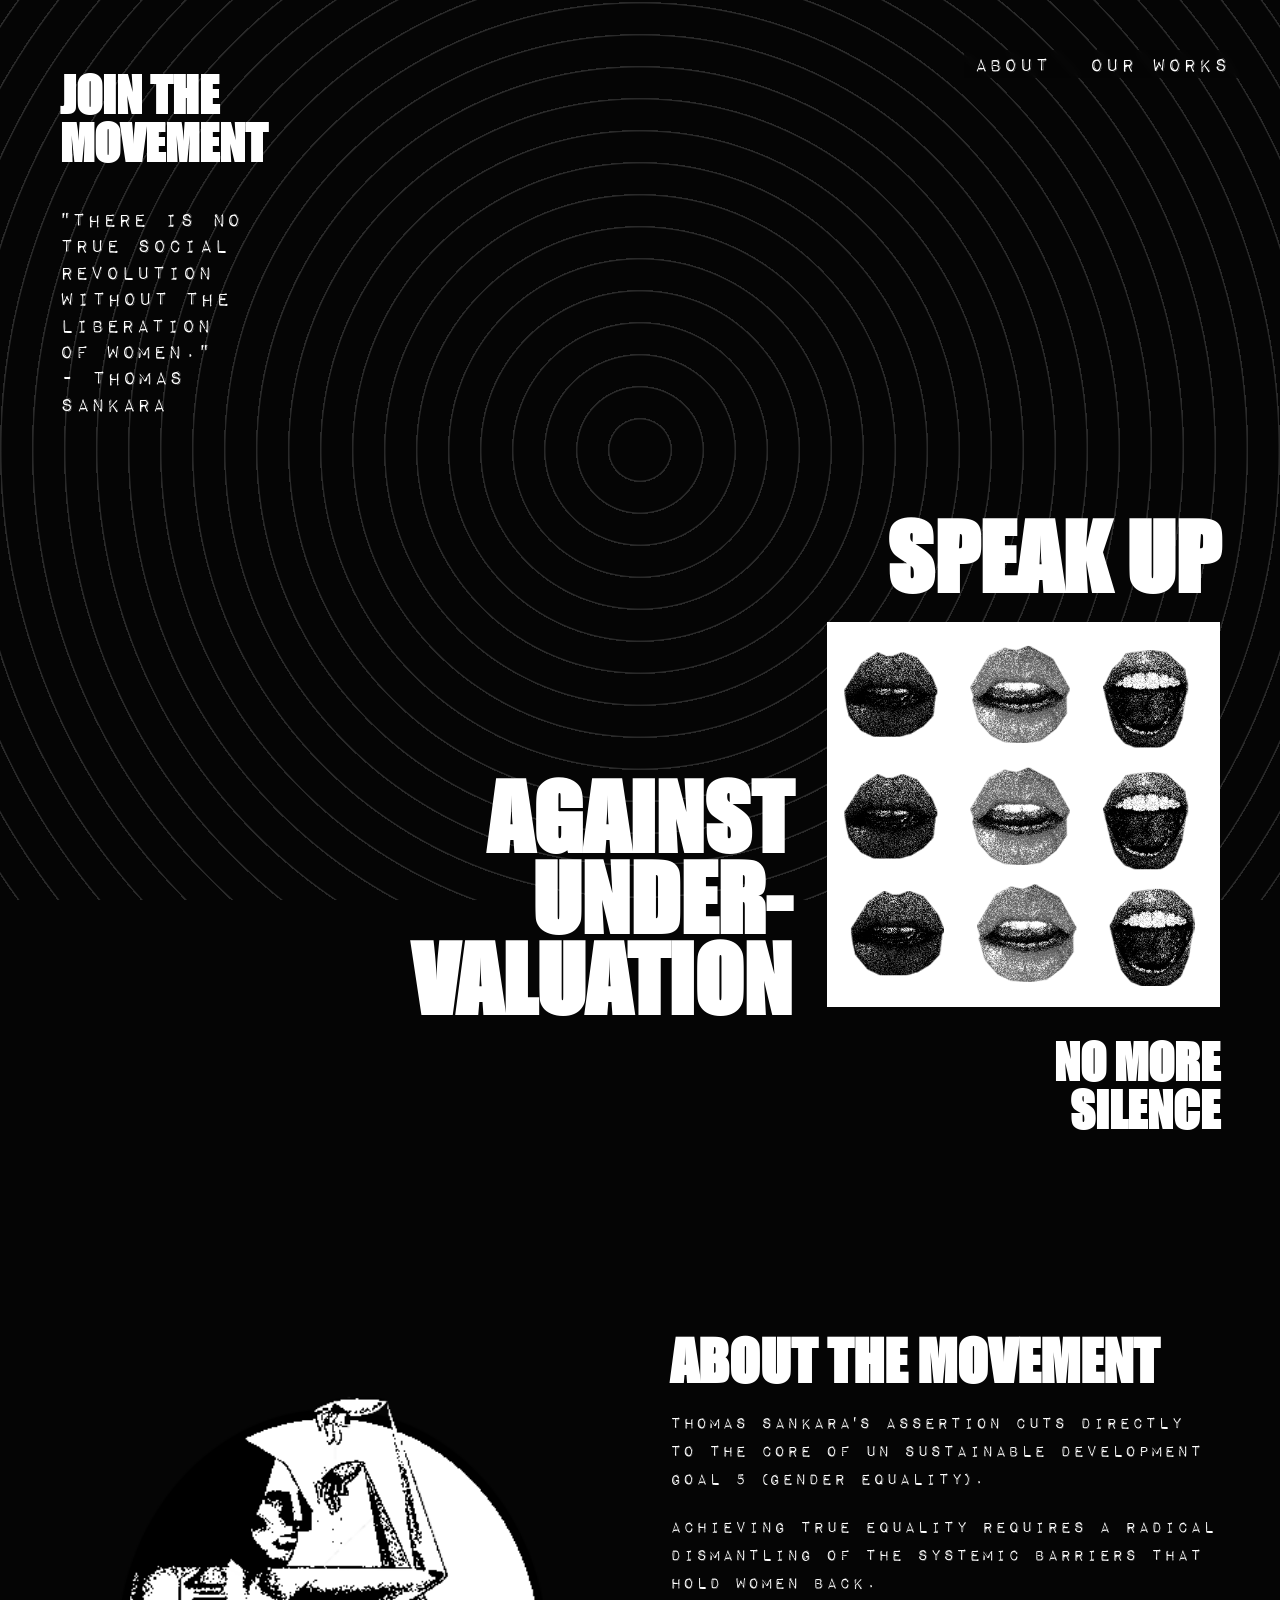
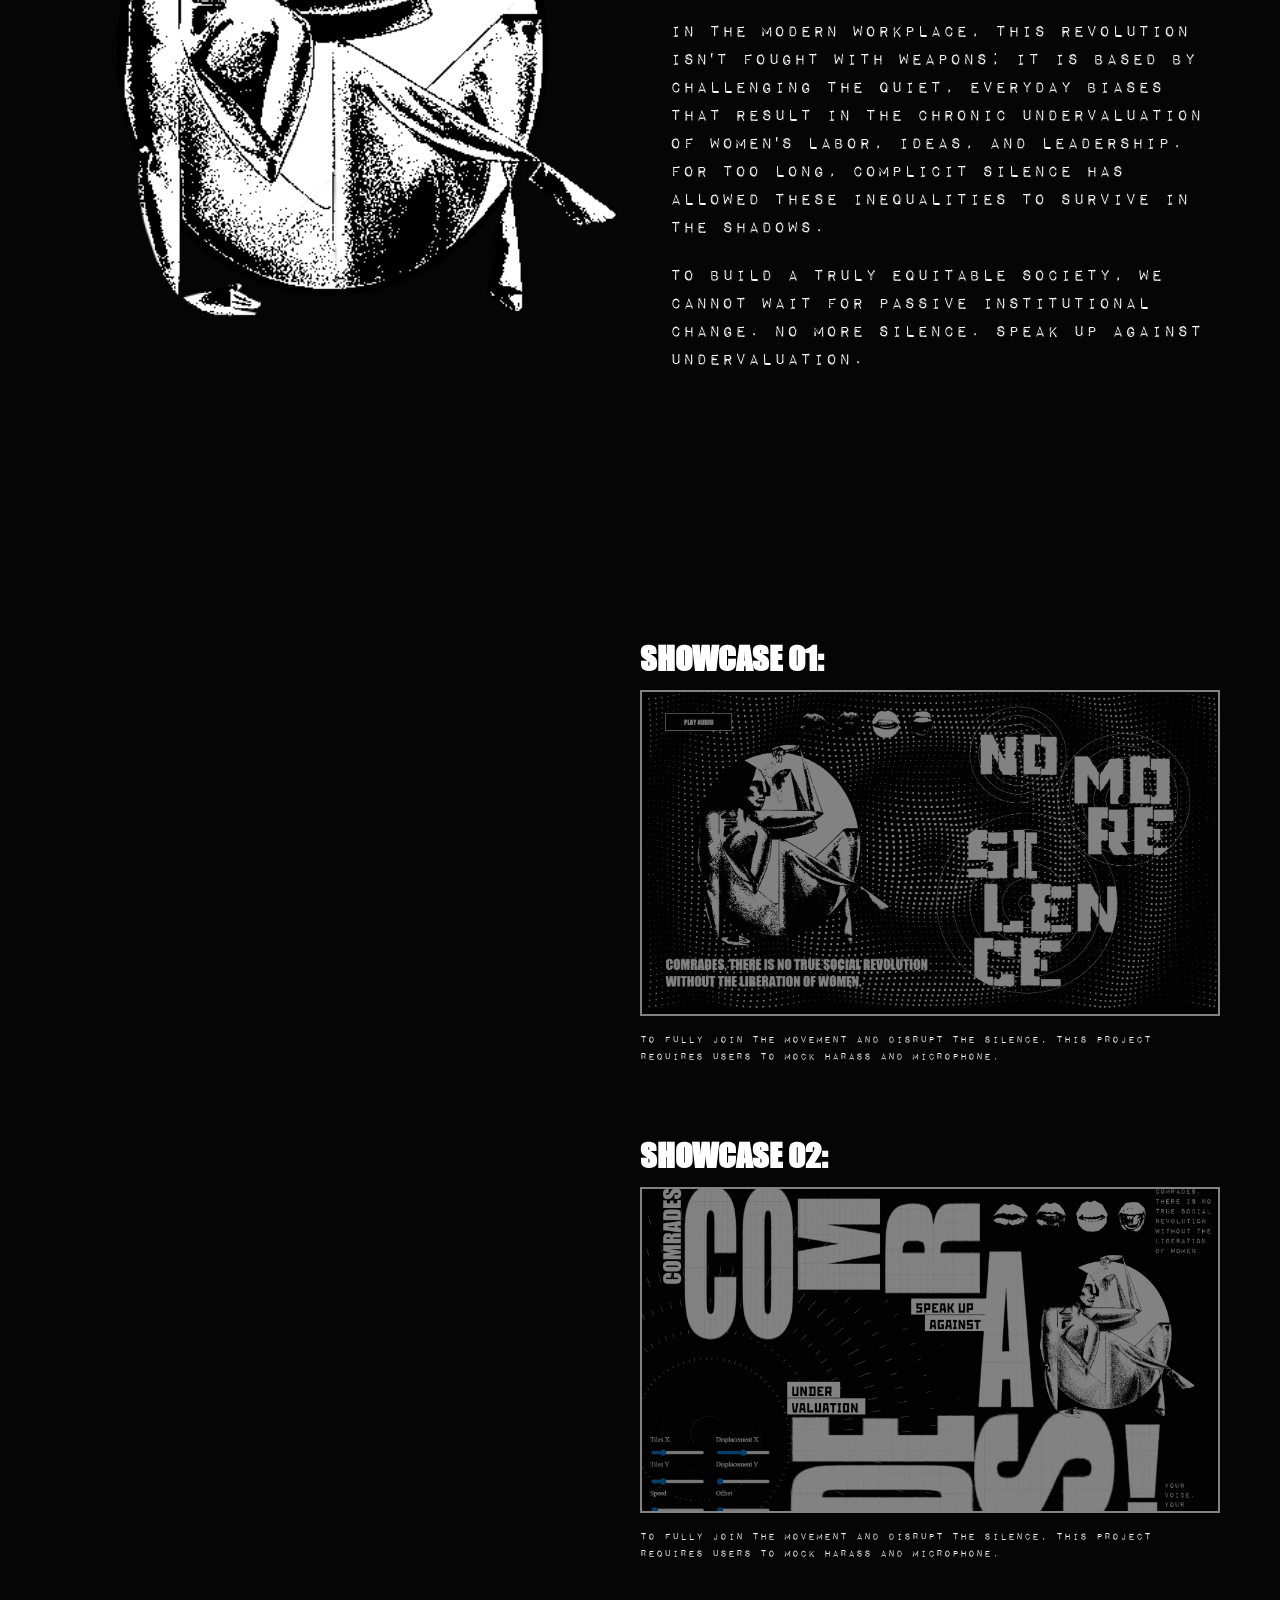
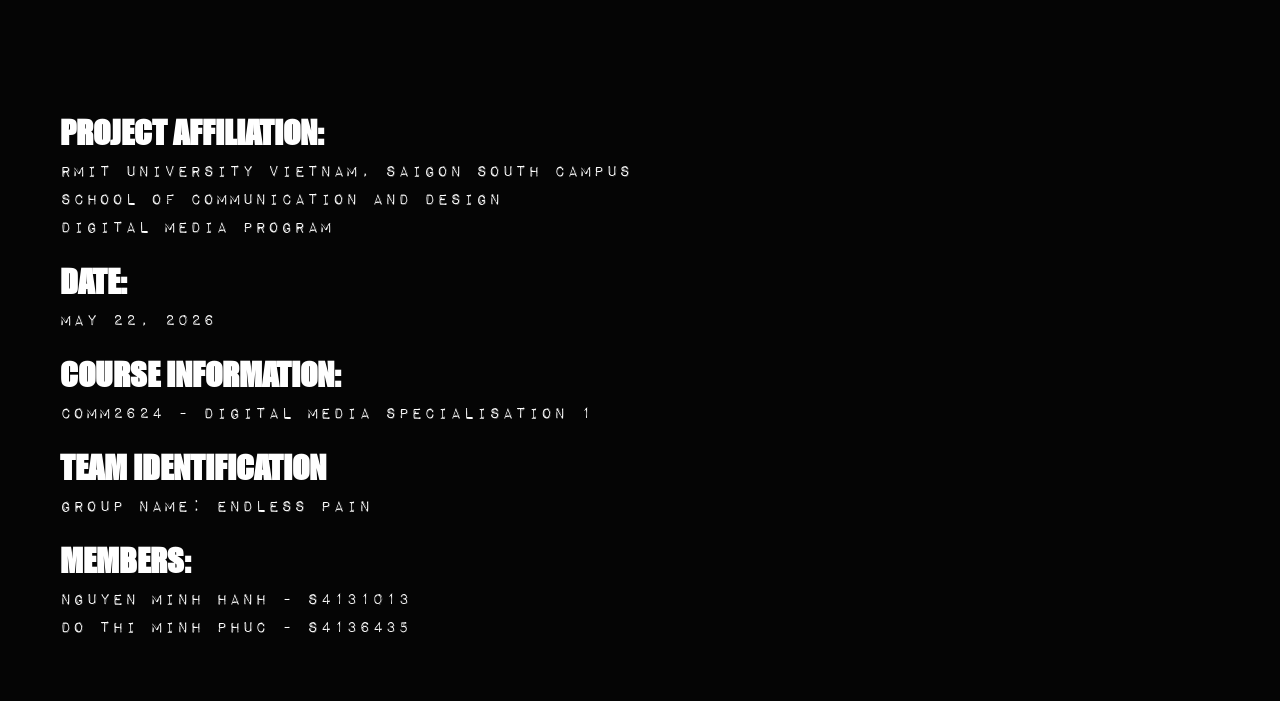
<file: code/index.html>
<!DOCTYPE html>
<html lang="en">
<head>
    <meta charset="UTF-8">
    <meta name="viewport" content="width=device-width, initial-scale=1.0">
    <title>Join The Movement</title>
    <link rel="stylesheet" href="style.css">
</head>
<body>

    <div class="container">
        <header>
            <div class="header-left">
                <h1>JOIN THE<br>MOVEMENT</h1>
                <p>"THERE IS NO<br>TRUE SOCIAL<br>REVOLUTION<br>WITHOUT THE<br>LIBERATION<br>OF WOMEN."<br>- THOMAS<br>SANKARA</p>
            </div>
            
            <div class="hamburger" onclick="toggleMenu()">☰</div>
            
            <nav class="desktop-nav">
                <a href="#about">ABOUT</a>
                <a href="#works">OUR WORKS</a>
            </nav>
        </header>

        <section class="hero">
            <div class="hero-left">
                <h2>AGAINST<br>UNDER-<br>VALUATION</h2>
            </div>
            <div class="hero-right">
                <h2>SPEAK UP</h2>
                <div class="lips-image">
                    <img src="assets/3 lips w bg.png" alt="Lips">
                </div>
                <h2 class="small-title">NO MORE<br>SILENCE</h2>
            </div>
        </section>

        <section class="about-section" id="about">
            <div>
                <img class="illustration" src="assets/woman.png" alt="Illustration">
            </div>
            <div class="about-text">
                <h2>ABOUT THE MOVEMENT</h2>
                <p>Thomas Sankara's assertion cuts directly to the core of UN Sustainable Development Goal 5 (Gender Equality).</p>
                <p>Achieving true equality requires a radical dismantling of the systemic barriers that hold women back.</p>
                <p>In the modern workplace, this revolution isn't fought with weapons; it is based by challenging the quiet, everyday biases that result in the chronic undervaluation of women's labor, ideas, and leadership. For too long, complicit silence has allowed these inequalities to survive in the shadows.</p>
                <p>To build a truly equitable society, we cannot wait for passive institutional change. No more silence. Speak up against undervaluation.</p>
            </div>
        </section>

        <section class="showcase" id="works">
            <div class="showcase-item" id="showcase1">
                <h3>Showcase 01:</h3>
                <a href="phuc.html">
                    <img class="showcase-image" src="assets/showcase_phuc.png" alt="Showcase 1">
                </a>
                <p>To fully join the movement and disrupt the silence, this project requires users to mock harass and microphone.</p>
            </div>
            <div class="showcase-item" id="showcase2">
                <h3>Showcase 02:</h3>
                <a href="hanh.html">
                    <img class="showcase-image" src="assets/showcase_hanh.png" alt="Showcase 2">
                </a>
                <p>To fully join the movement and disrupt the silence, this project requires users to mock harass and microphone.</p>
            </div>
        </section>

        <footer>
            <h3>PROJECT AFFILIATION:</h3>
            <p>RMIT UNIVERSITY VIETNAM, SAIGON SOUTH CAMPUS<br>SCHOOL OF COMMUNICATION AND DESIGN<br>DIGITAL MEDIA PROGRAM</p>
            
            <h3>DATE:</h3>
            <p>MAY 22, 2026</p>

            <h3>COURSE INFORMATION:</h3>
            <p>COMM2624 - DIGITAL MEDIA SPECIALISATION 1</p>

            <h3>TEAM IDENTIFICATION</h3>
            <p>GROUP NAME: ENDLESS PAIN</p>

            <h3>MEMBERS:</h3>
            <p>NGUYEN MINH HANH - s4131013<br>DO THI MINH PHUC - s4136435</p>
        </footer>
    </div>

    <script src="sketch.js"></script>
</body>
</html>
</file>
<file: code/style.css>
/* FONT DEFINITIONS */
@font-face {
    font-family: 'Impact';
    src: url('./fonts/impact.ttf') format('truetype'); 
    font-weight: normal;
    font-style: normal;
}

@font-face {
    font-family: 'Impact Label Reversed';
    src: url('./fonts/Impact\ Label\ Reversed.ttf') format('truetype');
    font-weight: normal;
    font-style: normal;
}

/* RESET & VARIABLES */
:root {
    --bg-color: #050505;
    --text-color: #ffffff;
    --font-heading: 'Impact', 'Arial Black', sans-serif;
    --font-body: 'Impact Label Reversed', 'Courier New', monospace;
}

* {
    margin: 0;
    padding: 0;
    box-sizing: border-box;
}

html {
    scroll-behavior: smooth;
}

body {
    background-color: var(--bg-color);
    color: var(--text-color);
    font-family: var(--font-body);
    overflow-x: hidden;

    background-image: repeating-radial-gradient(
        circle at 50% 50%,
        transparent 0,
        transparent 30px,
        rgba(255, 255, 255, 0.15) 31px,
        rgba(255, 255, 255, 0.15) 32px
    );
    background-attachment: fixed;
    background-position: center;
}

h1, h2, h3, .heading-font {
    font-family: var(--font-heading);
    text-transform: uppercase;
    line-height: 1;
}

p {
    font-size: 11px;
    line-height: 1.3;
    letter-spacing: 1px;
    margin-bottom: 15px;
    text-transform: uppercase;
}

/* LAYOUT CONTAINER (DESKTOP 1440PX) */
.container {
    width: 100%;
    max-width: 1440px;
    padding-inline: 60px;
    padding-top: 70px;
    margin: 0 auto;
}

/* HEADER & NAVIGATION */
header {
    display: flex;
    justify-content: space-between;
    align-items: flex-start;
    margin-bottom: 80px;
}

.header-left {
    width: 60%;
}

.header-left h1 {
    font-size: 48px;
    margin-bottom: 40px;
}

.header-left p {
    font-size: 24px;
    max-width: 350px;
    line-height: 1.1;
}

.hamburger {
    display: none;
    font-size: 30px;
    user-select: none;
    cursor: pointer;
}

.desktop-nav {
    display: flex;
    gap: 40px;
    font-family: var(--font-body);
    text-transform: uppercase;
    font-size: 24px;
    letter-spacing: 1px;

    position: fixed;
    top: 50px;    /* Bằng với padding-top của .container để thẳng hàng với tiêu đề lúc chưa scroll */
    right: 40px;  /* Bằng với padding-inline của .container */
    z-index: 1000; /* Luôn nằm trên các thành phần khác khi cuộn */
    
    /* Thêm một chút nền mờ phía sau chữ để không bị trùng lặp chữ khi cuộn qua nội dung khác */
    background-color: rgba(5, 5, 5, 0.7);
    padding: 5px 10px;
    backdrop-filter: blur(3px);
}

.desktop-nav a {
    color: var(--text-color);
    text-decoration: none;
}

.desktop-nav a:hover {
    opacity: .7;
}

/* HERO SECTION - FIXED ALIGNMENT */
.hero {
    display: flex;
    justify-content: flex-end;
    align-items: center; 
    margin-bottom: 200px;
    gap: 20px; 
}

.hero-left {
    width: auto; 
}

.hero-left h2 {
    font-size: 90px;
    line-height: 0.9;
    text-align: right;
    transform: translateY(31%);
    margin-right: 15px;
}

.hero-right {
    width: auto; 
    display: flex;
    flex-direction: column;
    align-items: flex-end;
    text-align: right;
}

.hero-right h2 {
    font-size: 90px;
}

.small-title {
    font-size: 48px !important;
    margin-top: 10px;
}

.lips-image {
    width: 100%;
    max-width: 393px;
    height: auto;
    aspect-ratio: 393/385;
    margin: 20px 0;
}

.lips-image img {
    width: 100%;
    height: 100%;
    object-fit: cover;
    display: block;
}

/* ABOUT SECTION */
.about-section {
    display: flex;
    flex-direction: row;
    gap: 60px;
    align-items: center;
    margin-bottom: 250px;
    scroll-margin-top: 130px;
}

.about-section > div:first-child {
    width: 50%;
}

.illustration {
    width: 100%;
    height: auto;
    transform: scale(2);
    object-fit: cover;
    display: block;
}

.about-text {
    width: 50%;
}

.about-text h2 {
    font-size: 56px;
    margin-bottom: 20px;
    line-height: 1;
}

.about-text p {
    font-size: 20px;
    line-height: 1.4;
    margin-bottom: 20px;
}

/* SHOWCASE SECTION */
.showcase {
    margin-bottom: 80px;
    display: flex;
    flex-direction: column;
    align-items: flex-end;
    scroll-margin-top: 40px;
}

.showcase-item {
    width: 50%;
    margin-bottom: 60px;
}

.showcase-item h3 {
    font-size: 32px;
    margin-bottom: 15px;
}

.showcase-image {
    width: 100%;
    aspect-ratio: 16 / 9;
    object-fit: cover; 
    margin-bottom: 15px;
    opacity: 0.5;
    border: 2px solid white;
    display: block;
    transition: opacity 0.3s ease; 
}

.showcase-image:hover {
    opacity: 1; 
}

.showcase-item p {
    font-size: 12px;
    line-height: 1.4;
}

/* FOOTER */
footer {
    padding-bottom: 60px;
}

footer h3 {
    font-size: 32px;
    margin-top: 25px;
    margin-bottom: 8px;
}

footer p {
    font-size: 20px;
    line-height: 1.4;
    margin-bottom: 0;
}

/* =========================================================
   TABLET RESPONSIVE BREAKPOINT (1024PX)
========================================================= */
@media (max-width: 1024px) {
    .container {
        padding-inline: 40px;
        padding-top: 50px;
    }

    .hero {
        margin-bottom: 150px;
        gap: 15px;
    }

    .hero-left h2, .hero-right h2 {
        font-size: 64px;
    }

    .small-title {
        font-size: 36px !important;
    }

    .lips-image {
        max-width: 300px;
    }

    .illustration {
        transform: scale(2.2) translateY(-20%);
    }
    
    .about-text {
        width: 50%;
        transform: translateY(380px);
    }

    .about-text h2 {
        font-size: 36px;
    }

    .about-text p {
        font-size: 20px;
    }

    .about-section {
        gap: 30px;
        margin-bottom: 450px;
        scroll-margin-top: 80px;
    }

    .showcase-item {
        width: 70%;
    }
}

/* =========================================================
   MOBILE RESPONSIVE BREAKPOINT (480PX)
========================================================= */
@media (max-width: 480px) {

    .container {
        padding-inline: 20px;
        padding-top: 30px;
    }

    /* ================= HEADER ================= */

    header {
        margin-bottom: 50px;
        align-items: flex-start;
    }

    .header-left {
        width: 75%;
    }

    .header-left h1 {
        font-size: 30px;
        margin-bottom: 14px;
        line-height: 0.95;
    }

    .header-left p {
        font-size: 15px;
        line-height: 1.1;
        max-width: 220px;
    }

    .hamburger {
        display: block;
        font-size: 30px;
        cursor: pointer;

        /* CẬP NHẬT ĐOẠN NÀY ĐỂ NÚT HAMBURGER LUÔN ĐỨNG YÊN */
        position: fixed;
        top: 30px;    /* Bằng với padding-top của .container trên mobile */
        right: 20px;  /* Bằng với padding-inline của .container trên mobile */
        z-index: 2000; /* Nằm trên cùng, kể cả menu khi mở ra */
        
        background-color: rgba(5, 5, 5, 0.8);
        padding: 0 5px;
        border-radius: 4px;
    }

    /* ================= MOBILE MENU ================= */

    .desktop-nav {
        position: fixed;
        top: 0;
        left: 0;
        right: 0; /* Thay đổi từ width: 100vw thành right: 0 để fit cứng màn hình */
        width: 100%; 
        height: 100vh;
        background-color: var(--bg-color);
        flex-direction: column;
        justify-content: center;
        align-items: center;
        gap: 35px;
        z-index: 1000;

        /* Reset lại các thuộc tính fixed của desktop ở trên */
        padding: 0;
        backdrop-filter: none;

        transform: translateY(-100%);
        transition: transform 0.4s ease;
    }
    
    .desktop-nav.active {
        transform: translateY(0);
    }

    .desktop-nav.active {
        transform: translateY(0);
    }

    .desktop-nav a {
        font-size: 28px;
    }

    /* ================= HERO ================= */

    .hero {
        gap: 10px;
        margin-bottom: 100px;
    }

    .hero-left h2 {
        font-size: 34px;
        line-height: 0.88;

        transform: translateY(22%);
        margin-right: 6px;
    }

    .hero-right h2 {
        font-size: 34px;
        line-height: 0.9;
    }

    .small-title {
        font-size: 18px !important;
        margin-top: 6px;
    }

    .lips-image {
        max-width: 145px;
        margin: 8px 0;
    }

    /* ================= ABOUT ================= */

    .about-section {
    flex-direction: column;

    align-items: flex-start;

    gap: 40px;

    margin-bottom: 120px;

    scroll-margin-top: 60px;
}

    .about-section > div:first-child,
    .about-text {
        width: 100%;
    }

    .illustration {
        width: 100%;

        transform: scale(1.15);

        transform-origin: center;

        display: block;
    }

    .about-text {
        width: 90%;

        transform: none; 
    }

    .about-text h2 {
        font-size: 30px;

        margin-bottom: 18px;

        line-height: 0.95;
    }

    .about-text p {
        font-size: 13px;

        line-height: 1.55;

        margin-bottom: 16px;
    }

    /* ================= SHOWCASE ================= */

    .showcase {
    align-items: flex-end;

    margin-bottom: 60px;
}

.showcase-item {
    width: 70%;

    margin-bottom: 45px;
}

.showcase-item h3 {
    font-size: 22px;

    margin-bottom: 12px;

    text-align: left;
}

.showcase-item p {
    font-size: 11px;

    line-height: 1.5;

    text-align: right;
}

.showcase-image {
    width: 100%;

    margin-bottom: 12px;
}

    /* ================= FOOTER ================= */

    footer {
        padding-bottom: 40px;
    }

    footer h3 {
        font-size: 22px;

        margin-top: 22px;
        margin-bottom: 8px;
    }

    footer p {
        font-size: 13px;

        line-height: 1.5;
    }
}
</file>
